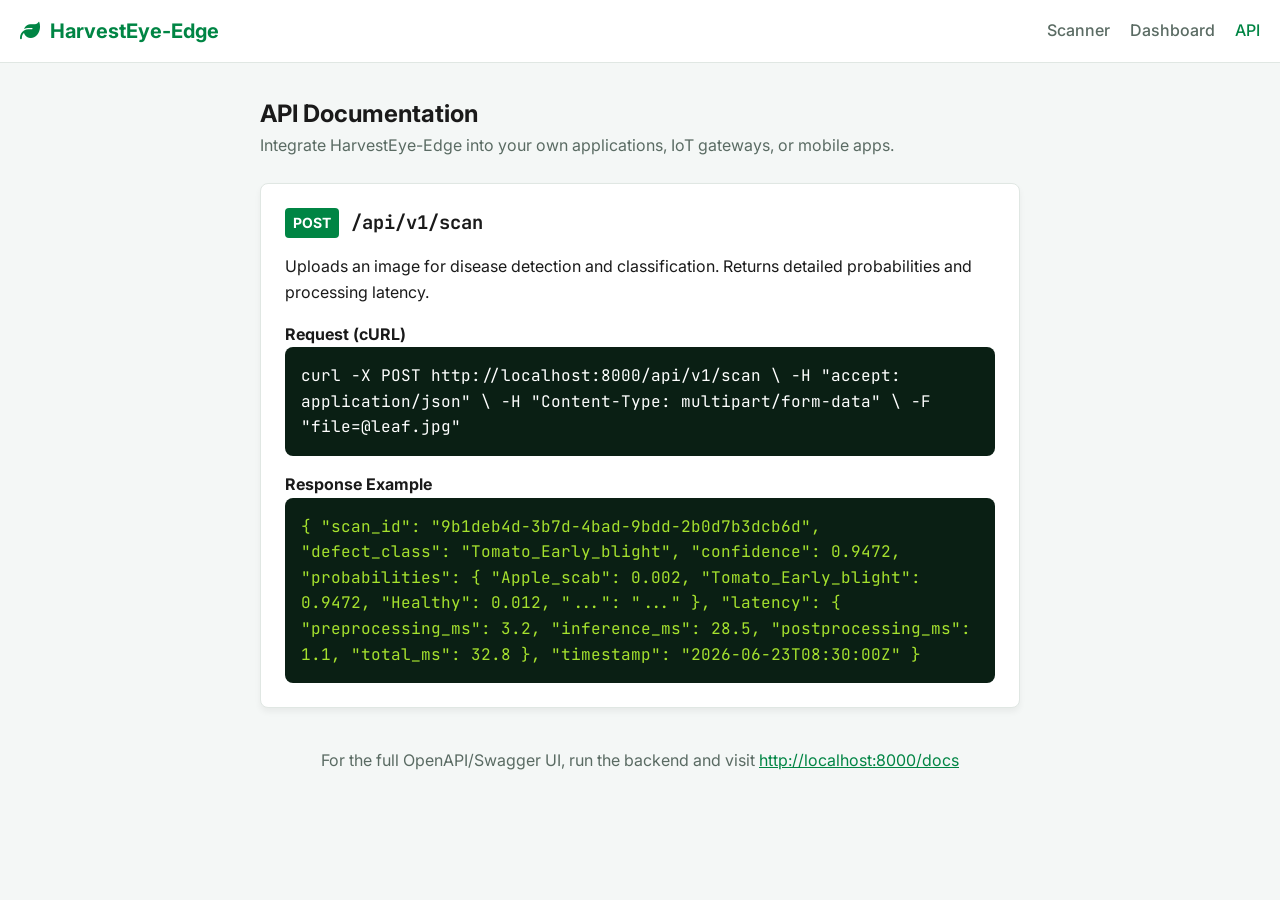
<file: frontend/api-docs.html>
<!DOCTYPE html>
<html lang="en">
<head>
    <meta charset="UTF-8">
    <meta name="viewport" content="width=device-width, initial-scale=1.0">
    <title>API Docs | HarvestEye-Edge</title>
    <link rel="preconnect" href="https://fonts.googleapis.com">
    <link rel="preconnect" href="https://fonts.gstatic.com" crossorigin>
    <link href="https://fonts.googleapis.com/css2?family=Inter:wght@400;500;600;700&family=JetBrains+Mono:wght@400;700&display=swap" rel="stylesheet">
    <link rel="stylesheet" href="css/style.css">
    <link rel="stylesheet" href="https://cdnjs.cloudflare.com/ajax/libs/font-awesome/6.4.0/css/all.min.css">
</head>
<body>
    <nav class="navbar">
        <div class="container nav-content">
            <a href="index.html" class="logo">
                <i class="fa-solid fa-leaf"></i> HarvestEye-Edge
            </a>
            <div class="nav-links">
                <a href="index.html">Scanner</a>
                <a href="dashboard.html">Dashboard</a>
                <a href="api-docs.html" class="active">API</a>
            </div>
        </div>
    </nav>

    <div class="container" style="margin-top: 32px; max-width: 800px;">
        <header style="margin-bottom: 24px;">
            <h2>API Documentation</h2>
            <p style="color: var(--text-secondary);">Integrate HarvestEye-Edge into your own applications, IoT gateways, or mobile apps.</p>
        </header>

        <div class="card" style="margin-bottom: 24px;">
            <div style="display: flex; gap: 12px; align-items: center; margin-bottom: 16px;">
                <span style="background-color: var(--primary); color: white; padding: 4px 8px; border-radius: 4px; font-weight: 700; font-size: 0.875rem;">POST</span>
                <h3 style="font-family: 'JetBrains Mono', monospace;">/api/v1/scan</h3>
            </div>
            
            <p style="margin-bottom: 16px;">Uploads an image for disease detection and classification. Returns detailed probabilities and processing latency.</p>
            
            <h4>Request (cURL)</h4>
            <div style="background-color: var(--surface-dark); color: white; padding: 16px; border-radius: var(--radius); overflow-x: auto; margin-bottom: 16px;" class="mono">
curl -X POST http://localhost:8000/api/v1/scan \
  -H "accept: application/json" \
  -H "Content-Type: multipart/form-data" \
  -F "file=@leaf.jpg"
            </div>

            <h4>Response Example</h4>
            <div style="background-color: var(--surface-dark); color: #A6E22E; padding: 16px; border-radius: var(--radius); overflow-x: auto;" class="mono">
{
  "scan_id": "9b1deb4d-3b7d-4bad-9bdd-2b0d7b3dcb6d",
  "defect_class": "Tomato_Early_blight",
  "confidence": 0.9472,
  "probabilities": {
    "Apple_scab": 0.002,
    "Tomato_Early_blight": 0.9472,
    "Healthy": 0.012,
    "...": "..."
  },
  "latency": {
    "preprocessing_ms": 3.2,
    "inference_ms": 28.5,
    "postprocessing_ms": 1.1,
    "total_ms": 32.8
  },
  "timestamp": "2026-06-23T08:30:00Z"
}
            </div>
        </div>

        <div style="text-align: center; margin-top: 40px; color: var(--text-secondary);">
            <p>For the full OpenAPI/Swagger UI, run the backend and visit <a href="http://localhost:8000/docs" style="color: var(--primary);">http://localhost:8000/docs</a></p>
        </div>
    </div>
</body>
</html>
</file>
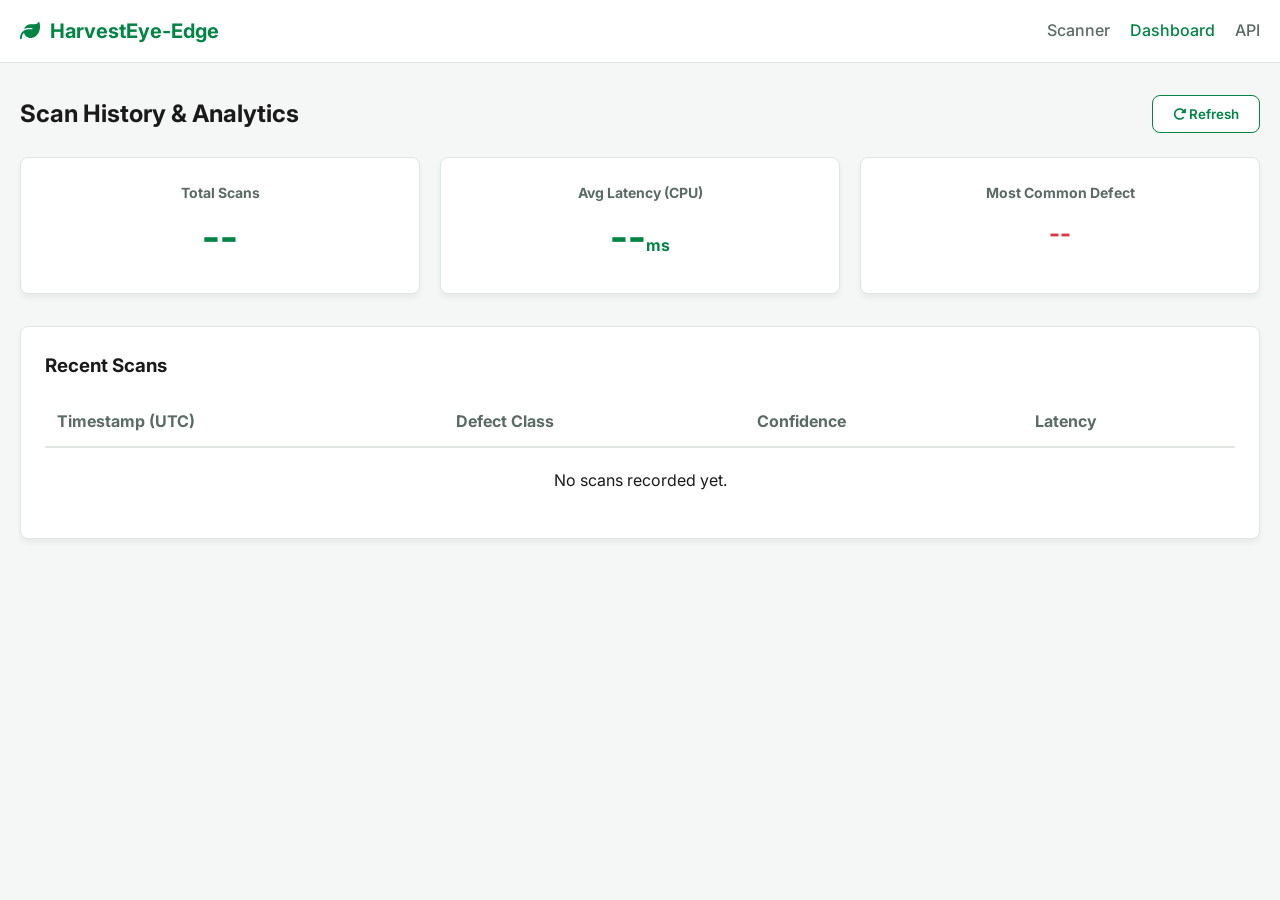
<file: frontend/dashboard.html>
<!DOCTYPE html>
<html lang="en">
<head>
    <meta charset="UTF-8">
    <meta name="viewport" content="width=device-width, initial-scale=1.0">
    <title>Dashboard | HarvestEye-Edge</title>
    <link rel="preconnect" href="https://fonts.googleapis.com">
    <link rel="preconnect" href="https://fonts.gstatic.com" crossorigin>
    <link href="https://fonts.googleapis.com/css2?family=Inter:wght@400;500;600;700&display=swap" rel="stylesheet">
    <link rel="stylesheet" href="css/style.css">
    <link rel="stylesheet" href="https://cdnjs.cloudflare.com/ajax/libs/font-awesome/6.4.0/css/all.min.css">
</head>
<body>
    <nav class="navbar">
        <div class="container nav-content">
            <a href="index.html" class="logo">
                <i class="fa-solid fa-leaf"></i> HarvestEye-Edge
            </a>
            <div class="nav-links">
                <a href="index.html">Scanner</a>
                <a href="dashboard.html" class="active">Dashboard</a>
                <a href="api-docs.html">API</a>
            </div>
        </div>
    </nav>

    <div class="container" style="margin-top: 32px;">
        <header style="display: flex; justify-content: space-between; align-items: center; margin-bottom: 24px;">
            <h2>Scan History & Analytics</h2>
            <button class="btn btn-secondary" onclick="window.location.reload()"><i class="fa-solid fa-rotate-right"></i> Refresh</button>
        </header>

        <!-- Stats Row -->
        <div style="display: grid; grid-template-columns: repeat(auto-fit, minmax(200px, 1fr)); gap: 20px; margin-bottom: 32px;">
            <div class="card" style="text-align: center;">
                <h4 style="color: var(--text-secondary); font-size: 0.875rem;">Total Scans</h4>
                <div id="statTotal" style="font-size: 2.5rem; font-weight: 700; color: var(--primary);">--</div>
            </div>
            <div class="card" style="text-align: center;">
                <h4 style="color: var(--text-secondary); font-size: 0.875rem;">Avg Latency (CPU)</h4>
                <div id="statLatency" style="font-size: 2.5rem; font-weight: 700; color: var(--primary);">--<span style="font-size: 1rem;">ms</span></div>
            </div>
            <div class="card" style="text-align: center;">
                <h4 style="color: var(--text-secondary); font-size: 0.875rem;">Most Common Defect</h4>
                <div id="statCommon" style="font-size: 1.5rem; font-weight: 700; color: var(--danger); margin-top: 10px;">--</div>
            </div>
        </div>

        <!-- History Table -->
        <div class="card">
            <h3 style="margin-bottom: 16px;">Recent Scans</h3>
            <div style="overflow-x: auto;">
                <table style="width: 100%; border-collapse: collapse; text-align: left;">
                    <thead>
                        <tr style="border-bottom: 2px solid var(--border); color: var(--text-secondary);">
                            <th style="padding: 12px;">Timestamp (UTC)</th>
                            <th style="padding: 12px;">Defect Class</th>
                            <th style="padding: 12px;">Confidence</th>
                            <th style="padding: 12px;">Latency</th>
                        </tr>
                    </thead>
                    <tbody id="historyTableBody">
                        <tr><td colspan="4" style="text-align: center; padding: 20px;">Loading history...</td></tr>
                    </tbody>
                </table>
            </div>
        </div>
    </div>

    <script src="js/app.js"></script>
    <script src="js/dashboard.js"></script>
</body>
</html>
</file>
<file: frontend/css/style.css>
:root {
    /* Cargill-inspired Color Palette */
    --primary: #008544;
    --primary-dark: #006B36;
    --primary-light: #E8F5E9;
    --surface: #FFFFFF;
    --surface-dark: #0A1F14;
    --text-primary: #1A1A1A;
    --text-secondary: #5A6B63;
    --accent-gold: #D4A843;
    --danger: #DC3545;
    --warning: #F59E0B;
    --bg-main: #F4F7F6;
    --border: #E0E7E3;
    
    --shadow-sm: 0 1px 3px rgba(0,0,0,0.1);
    --shadow-md: 0 4px 6px rgba(0,0,0,0.05);
    --shadow-lg: 0 10px 15px rgba(0,0,0,0.05);
    
    --radius: 8px;
    --transition: all 0.2s ease-in-out;
}

* {
    margin: 0;
    padding: 0;
    box-sizing: border-box;
    font-family: 'Inter', -apple-system, BlinkMacSystemFont, sans-serif;
}

body {
    background-color: var(--bg-main);
    color: var(--text-primary);
    line-height: 1.6;
}

/* Typography */
h1, h2, h3, h4 {
    font-weight: 700;
    color: var(--text-primary);
}

.mono {
    font-family: 'JetBrains Mono', monospace;
}

/* Layout */
.container {
    max-width: 1600px;
    margin: 0 auto;
    padding: 0 20px;
}

.navbar {
    background-color: var(--surface);
    border-bottom: 1px solid var(--border);
    padding: 15px 0;
    position: sticky;
    top: 0;
    z-index: 100;
}

.nav-content {
    display: flex;
    justify-content: space-between;
    align-items: center;
}

.logo {
    display: flex;
    align-items: center;
    gap: 10px;
    font-size: 1.25rem;
    font-weight: 700;
    color: var(--primary);
    text-decoration: none;
}

.nav-links {
    display: flex;
    gap: 20px;
}

.nav-links a {
    text-decoration: none;
    color: var(--text-secondary);
    font-weight: 500;
    transition: var(--transition);
}

.nav-links a:hover, .nav-links a.active {
    color: var(--primary);
}

/* Main UI Grid */
.dashboard-grid {
    display: grid;
    grid-template-columns: 1fr 1fr;
    gap: 24px;
    margin-top: 32px;
    margin-bottom: 32px;
}

@media (max-width: 768px) {
    .dashboard-grid {
        grid-template-columns: 1fr;
    }
}

.card {
    background: var(--surface);
    border-radius: var(--radius);
    padding: 24px;
    box-shadow: var(--shadow-md);
    border: 1px solid var(--border);
}

.card-title {
    font-size: 1.125rem;
    margin-bottom: 16px;
    display: flex;
    align-items: center;
    gap: 8px;
}

/* Upload Zone */
.upload-zone {
    border: 2px dashed var(--primary);
    border-radius: var(--radius);
    padding: 40px 20px;
    text-align: center;
    cursor: pointer;
    background-color: var(--primary-light);
    transition: var(--transition);
    position: relative;
    overflow: hidden;
}

.upload-zone:hover, .upload-zone.dragover {
    background-color: #D1E7D5;
}

.upload-icon {
    font-size: 48px;
    color: var(--primary);
    margin-bottom: 16px;
}

.btn {
    display: inline-block;
    background-color: var(--primary);
    color: white;
    padding: 10px 20px;
    border-radius: var(--radius);
    text-decoration: none;
    font-weight: 600;
    border: none;
    cursor: pointer;
    transition: var(--transition);
}

.btn:hover {
    background-color: var(--primary-dark);
}

.btn-secondary {
    background-color: white;
    color: var(--primary);
    border: 1px solid var(--primary);
}

.btn-secondary:hover {
    background-color: var(--primary-light);
}

/* Results Section */
.result-header {
    display: flex;
    justify-content: space-between;
    align-items: center;
    margin-bottom: 16px;
    padding-bottom: 16px;
    border-bottom: 1px solid var(--border);
}

.disease-name {
    font-size: 1.5rem;
    font-weight: 700;
}

.confidence-badge {
    background-color: var(--primary-light);
    color: var(--primary-dark);
    padding: 4px 12px;
    border-radius: 20px;
    font-weight: 600;
    font-size: 0.875rem;
}

/* Heatmap Container */
.image-container {
    position: relative;
    width: 100%;
    border-radius: var(--radius);
    overflow: hidden;
    background-color: #f0f0f0;
    aspect-ratio: 4/3;
    display: flex;
    align-items: center;
    justify-content: center;
}

.image-container img {
    max-width: 100%;
    max-height: 100%;
    object-fit: contain;
}

#heatmapCanvas {
    position: absolute;
    top: 0;
    left: 0;
    width: 100%;
    height: 100%;
    pointer-events: none;
    opacity: 0.6;
}

/* Flame Chart */
.flame-chart {
    margin-top: 16px;
}

.flame-bar-container {
    height: 24px;
    background-color: var(--border);
    border-radius: 4px;
    display: flex;
    overflow: hidden;
    margin-bottom: 8px;
}

.flame-segment {
    height: 100%;
    display: flex;
    align-items: center;
    justify-content: center;
    color: white;
    font-size: 0.75rem;
    font-weight: 600;
    transition: width 0.5s ease-out;
}

.flame-prep { background-color: var(--warning); }
.flame-inf { background-color: var(--primary); }
.flame-post { background-color: var(--accent-gold); }

.latency-legend {
    display: flex;
    gap: 16px;
    font-size: 0.875rem;
    color: var(--text-secondary);
}

.legend-item {
    display: flex;
    align-items: center;
    gap: 4px;
}

.legend-color {
    width: 12px;
    height: 12px;
    border-radius: 2px;
}

/* Utilities */
.hidden { display: none !important; }
.loading-spinner {
    border: 4px solid var(--border);
    border-top: 4px solid var(--primary);
    border-radius: 50%;
    width: 40px;
    height: 40px;
    animation: spin 1s linear infinite;
    margin: 20px auto;
}

@keyframes spin {
    0% { transform: rotate(0deg); }
    100% { transform: rotate(360deg); }
}

/* Immersive UI Animations */

.scanner-line {
    position: absolute;
    top: 0;
    left: 0;
    width: 100%;
    height: 4px;
    background: #00FF00;
    box-shadow: 0 0 15px 5px rgba(0, 255, 0, 0.5);
    z-index: 10;
    animation: scan 2s linear infinite;
}

.scanner-line::after {
    content: "";
    position: absolute;
    top: -100px;
    left: 0;
    width: 100%;
    height: 100px;
    background: linear-gradient(to bottom, rgba(0, 255, 0, 0) 0%, rgba(0, 255, 0, 0.2) 100%);
    pointer-events: none;
}

@keyframes scan {
    0% { top: 0; }
    50% { top: 100%; }
    100% { top: 0; }
}

.heatmap-reveal {
    animation: pulseFade 1.5s ease-out forwards;
}

@keyframes pulseFade {
    0% { opacity: 0; transform: scale(1.02); filter: brightness(1.5); }
    50% { opacity: 0.8; transform: scale(1); filter: brightness(1.2); }
    100% { opacity: 0.6; transform: scale(1); filter: brightness(1); }
}

.card {
    transform-style: preserve-3d;
}
</file>
